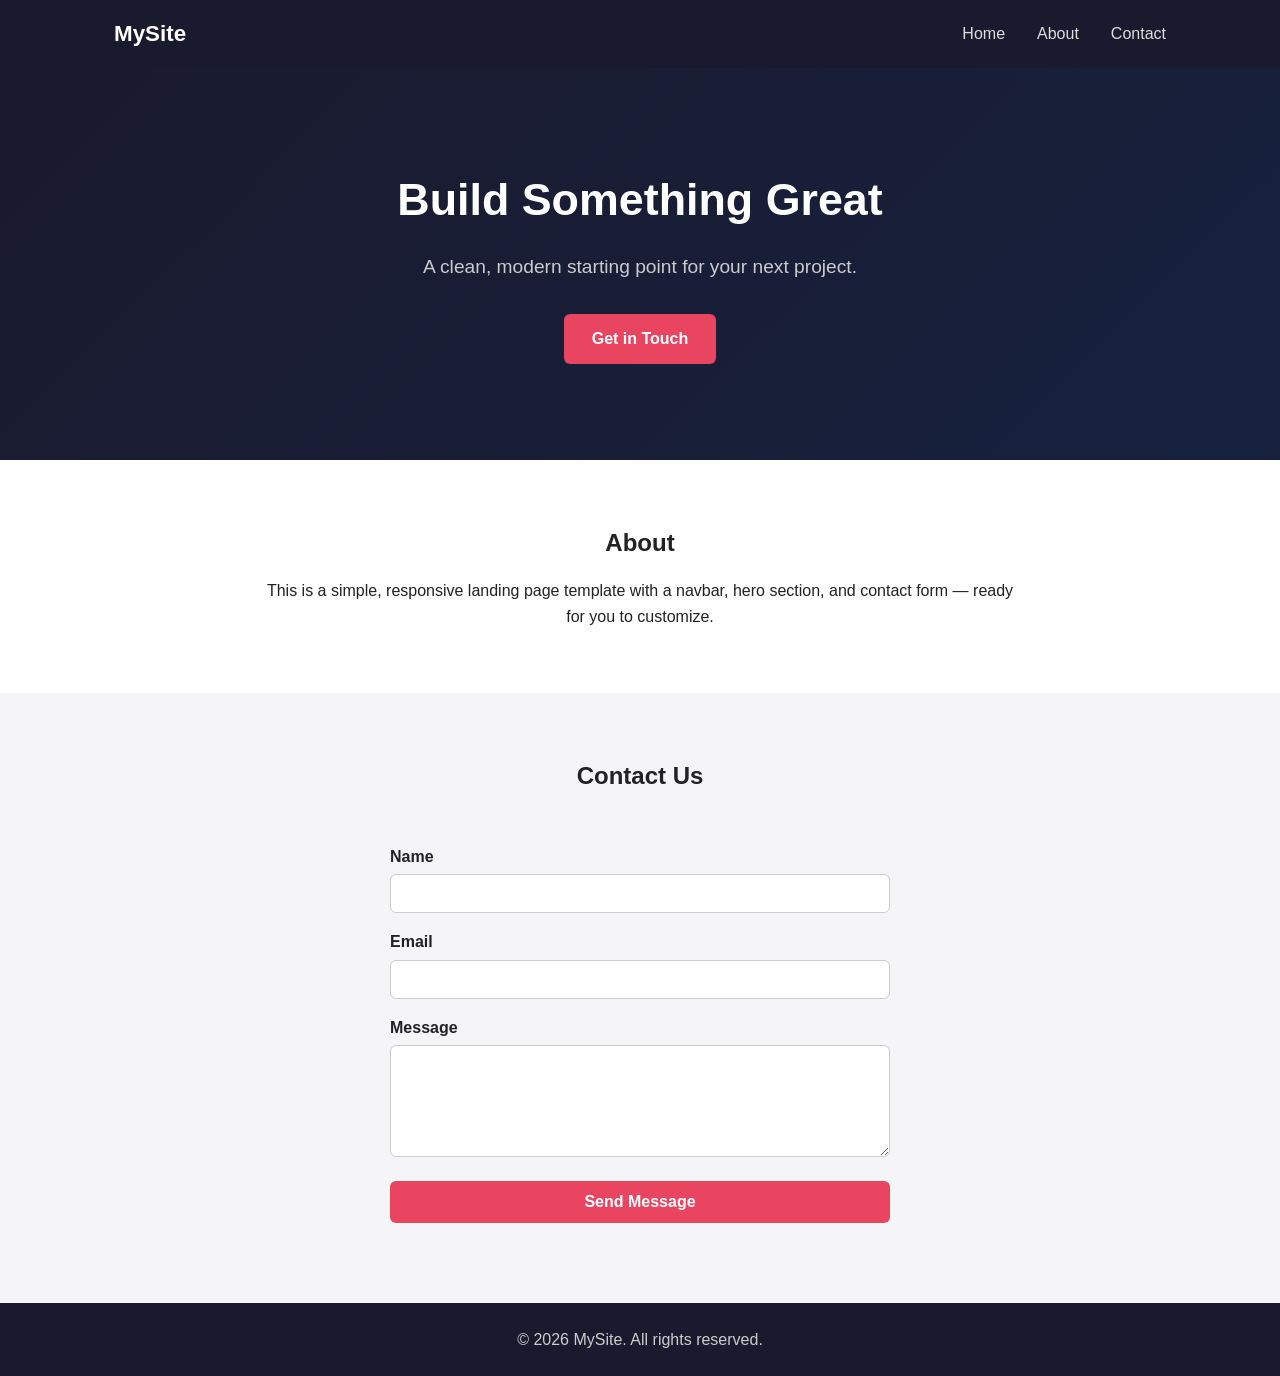
<file: mywebsite/index.html>
<!DOCTYPE html>
<html lang="en">
<head>
<meta charset="UTF-8">
<meta name="viewport" content="width=device-width, initial-scale=1.0">
<title>My Website</title>
<link rel="stylesheet" href="styles.css">
</head>
<body>

  <header class="navbar">
    <div class="navbar-container">
      <a href="#" class="logo">MySite</a>
      <nav>
        <ul class="nav-links">
          <li><a href="#home">Home</a></li>
          <li><a href="#about">About</a></li>
          <li><a href="#contact">Contact</a></li>
        </ul>
      </nav>
      <button class="nav-toggle" aria-label="Toggle navigation">&#9776;</button>
    </div>
  </header>

  <section class="hero" id="home">
    <div class="hero-content">
      <h1>Build Something Great</h1>
      <p>A clean, modern starting point for your next project.</p>
      <a href="#contact" class="btn">Get in Touch</a>
    </div>
  </section>

  <section class="about" id="about">
    <h2>About</h2>
    <p>This is a simple, responsive landing page template with a navbar, hero section, and contact form — ready for you to customize.</p>
  </section>

  <section class="contact" id="contact">
    <h2>Contact Us</h2>
    <form id="contact-form" class="contact-form">
      <label for="name">Name</label>
      <input type="text" id="name" name="name" required>

      <label for="email">Email</label>
      <input type="email" id="email" name="email" required>

      <label for="message">Message</label>
      <textarea id="message" name="message" rows="5" required></textarea>

      <button type="submit" class="btn">Send Message</button>
      <p id="form-status"></p>
    </form>
  </section>

  <footer class="footer">
    <p>&copy; 2026 MySite. All rights reserved.</p>
  </footer>

  <script src="script.js"></script>
</body>
</html>
</file>
<file: mywebsite/styles.css>
* {
  margin: 0;
  padding: 0;
  box-sizing: border-box;
}

body {
  font-family: 'Segoe UI', Arial, sans-serif;
  color: #222;
  line-height: 1.6;
}

a {
  text-decoration: none;
  color: inherit;
}

/* Navbar */
.navbar {
  background: #1a1a2e;
  color: #fff;
  position: sticky;
  top: 0;
  z-index: 100;
}

.navbar-container {
  max-width: 1100px;
  margin: 0 auto;
  display: flex;
  align-items: center;
  justify-content: space-between;
  padding: 1rem 1.5rem;
}

.logo {
  font-size: 1.4rem;
  font-weight: bold;
  color: #fff;
}

.nav-links {
  display: flex;
  list-style: none;
  gap: 2rem;
}

.nav-links a {
  color: #ddd;
  transition: color 0.2s;
}

.nav-links a:hover {
  color: #fff;
}

.nav-toggle {
  display: none;
  background: none;
  border: none;
  color: #fff;
  font-size: 1.5rem;
  cursor: pointer;
}

/* Hero */
.hero {
  background: linear-gradient(135deg, #1a1a2e, #16213e);
  color: #fff;
  text-align: center;
  padding: 6rem 1.5rem;
}

.hero h1 {
  font-size: 2.8rem;
  margin-bottom: 1rem;
}

.hero p {
  font-size: 1.2rem;
  margin-bottom: 2rem;
  color: #ccc;
}

.btn {
  display: inline-block;
  background: #e94560;
  color: #fff;
  padding: 0.75rem 1.75rem;
  border-radius: 6px;
  font-weight: bold;
  border: none;
  cursor: pointer;
  font-size: 1rem;
  transition: background 0.2s;
}

.btn:hover {
  background: #d63854;
}

/* About */
.about {
  max-width: 800px;
  margin: 0 auto;
  padding: 4rem 1.5rem;
  text-align: center;
}

.about h2 {
  margin-bottom: 1rem;
}

/* Contact */
.contact {
  background: #f5f5f7;
  padding: 4rem 1.5rem;
}

.contact h2 {
  text-align: center;
  margin-bottom: 2rem;
}

.contact-form {
  max-width: 500px;
  margin: 0 auto;
  display: flex;
  flex-direction: column;
}

.contact-form label {
  margin-top: 1rem;
  margin-bottom: 0.3rem;
  font-weight: bold;
}

.contact-form input,
.contact-form textarea {
  padding: 0.6rem;
  border: 1px solid #ccc;
  border-radius: 6px;
  font-size: 1rem;
  font-family: inherit;
}

.contact-form button {
  margin-top: 1.5rem;
}

#form-status {
  margin-top: 1rem;
  font-weight: bold;
  text-align: center;
}

/* Footer */
.footer {
  background: #1a1a2e;
  color: #ccc;
  text-align: center;
  padding: 1.5rem;
}

/* Responsive */
@media (max-width: 700px) {
  .nav-links {
    display: none;
    flex-direction: column;
    position: absolute;
    top: 100%;
    left: 0;
    right: 0;
    background: #1a1a2e;
    padding: 1rem;
  }

  .nav-links.open {
    display: flex;
  }

  .nav-toggle {
    display: block;
  }
}
</file>
